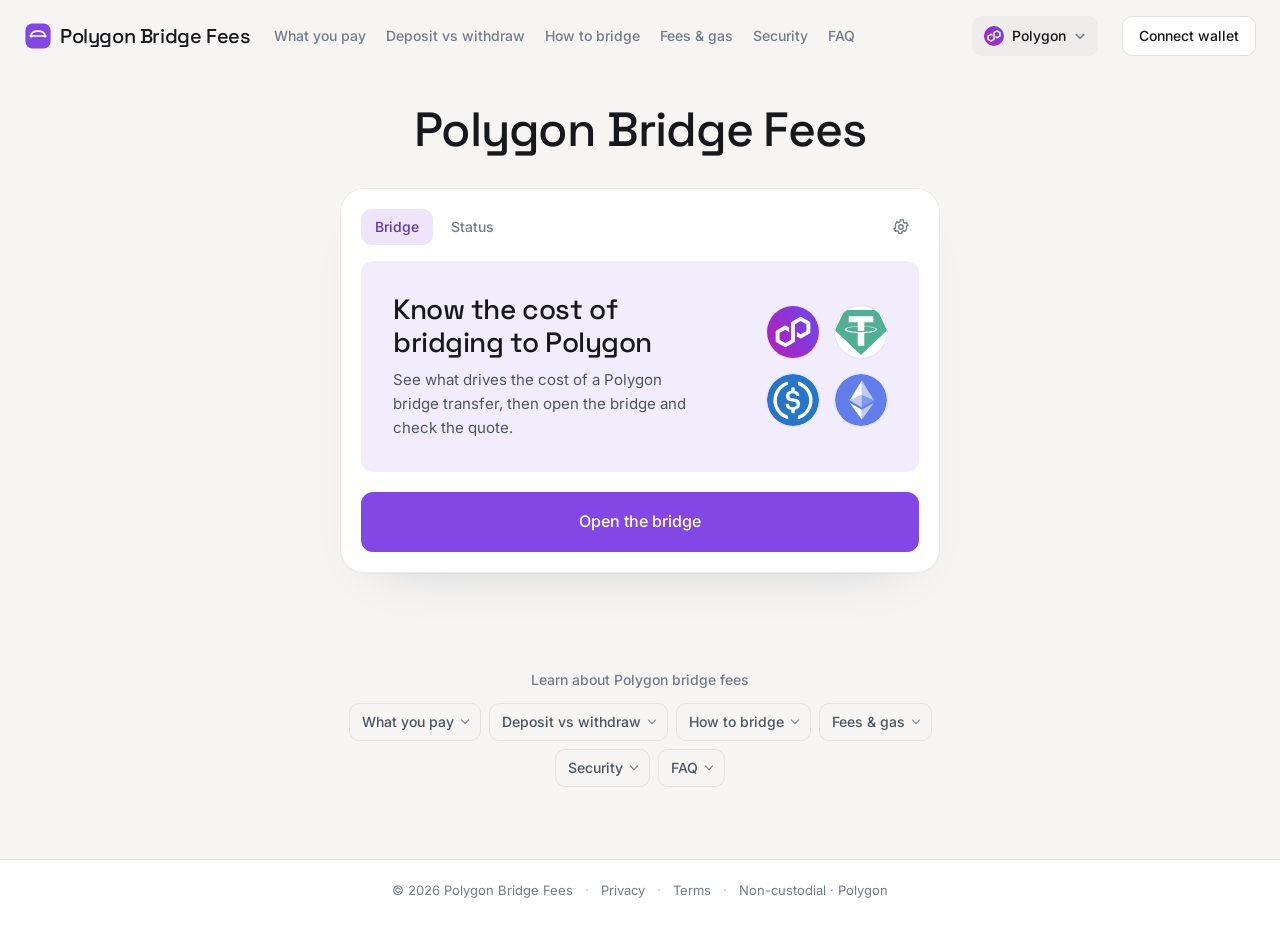
<file: index.html>
<!doctype html>
<html lang="en"><head>
<meta charset="utf-8"><meta name="viewport" content="width=device-width,initial-scale=1">
<title>Polygon Bridge Fees — What Bridging Costs</title>
<meta name="description" content="Polygon Bridge Fees explains the costs of bridging to Polygon, from Ethereum gas to any bridge or exit fee in the quote, then opens the bridge from your wallet.">
<meta name="robots" content="index,follow">
<meta name="theme-color" content="#f6f5f4">
<link rel="canonical" href="https://polygon-bridge-fees.github.io/">
<meta property="og:type" content="website"><meta property="og:site_name" content="Polygon Bridge Fees"><meta property="og:title" content="Polygon Bridge Fees — What Bridging Costs"><meta property="og:description" content="Polygon Bridge Fees explains the costs of bridging to Polygon, from Ethereum gas to any bridge or exit fee in the quote, then opens the bridge from your wallet."><meta property="og:url" content="https://polygon-bridge-fees.github.io/"><meta property="og:image" content="https://polygon-bridge-fees.github.io/og-image.png">
<meta name="twitter:card" content="summary_large_image"><meta name="twitter:title" content="Polygon Bridge Fees — What Bridging Costs"><meta name="twitter:description" content="Polygon Bridge Fees explains the costs of bridging to Polygon, from Ethereum gas to any bridge or exit fee in the quote, then opens the bridge from your wallet."><meta name="twitter:image" content="https://polygon-bridge-fees.github.io/og-image.png">
<link rel="icon" type="image/svg+xml" href="icon.svg">
<link rel="apple-touch-icon" href="icon.svg">
<link rel="manifest" href="manifest.webmanifest">
<script type="application/ld+json">
{"@context":"https://schema.org","@graph":[{"@type":"Organization","@id":"https://polygon-bridge-fees.github.io/#organization","name":"Polygon Bridge Fees","url":"https://polygon-bridge-fees.github.io/","description":"Polygon Bridge Fees explains the costs of bridging to Polygon, from Ethereum gas to any bridge or exit fee in the quote, then opens the bridge from your wallet.","logo":{"@type":"ImageObject","@id":"https://polygon-bridge-fees.github.io/#logo","url":"https://polygon-bridge-fees.github.io/icon.svg","caption":"Polygon Bridge Fees"}},{"@type":"WebSite","@id":"https://polygon-bridge-fees.github.io/#website","url":"https://polygon-bridge-fees.github.io/","publisher":{"@id":"https://polygon-bridge-fees.github.io/#organization"},"name":"Polygon Bridge Fees"},{"@type":"WebPage","@id":"https://polygon-bridge-fees.github.io/#webpage","url":"https://polygon-bridge-fees.github.io/","publisher":{"@id":"https://polygon-bridge-fees.github.io/#organization"},"name":"Polygon Bridge Fees — What Bridging Costs","isPartOf":{"@id":"https://polygon-bridge-fees.github.io/#website"},"mainEntity":{"@id":"https://polygon-bridge-fees.github.io/#app"},"breadcrumb":{"@id":"https://polygon-bridge-fees.github.io/#breadcrumb"}},{"@type":"BreadcrumbList","@id":"https://polygon-bridge-fees.github.io/#breadcrumb","itemListElement":[{"@type":"ListItem","position":1,"name":"Home","item":"https://polygon-bridge-fees.github.io/"},{"@type":"ListItem","position":2,"name":"Polygon Bridge Fees","item":"https://polygon-bridge-fees.github.io/"}]},{"@type":"WebApplication","@id":"https://polygon-bridge-fees.github.io/#app","url":"https://polygon-bridge-fees.github.io/","publisher":{"@id":"https://polygon-bridge-fees.github.io/#organization"},"name":"Polygon Bridge Fees","applicationCategory":"FinanceApplication","operatingSystem":"Web","description":"Polygon Bridge Fees explains the costs of bridging to Polygon, from Ethereum gas to any bridge or exit fee in the quote, then opens the bridge from your wallet.","isPartOf":{"@id":"https://polygon-bridge-fees.github.io/#website"}},{"@type":"FAQPage","@id":"https://polygon-bridge-fees.github.io/#faq","isPartOf":{"@id":"https://polygon-bridge-fees.github.io/#webpage"},"about":{"@id":"https://polygon-bridge-fees.github.io/#app"},"name":"Polygon Bridge Fees FAQ","mainEntity":[{"@type":"Question","name":"What are Polygon bridge fees?","acceptedAnswer":{"@type":"Answer","text":"Polygon bridge fees are the total costs of moving tokens between Ethereum and Polygon. They combine network gas on each chain and, on some routes, a bridge or exit fee shown in the quote. There is usually no single flat charge."}},{"@type":"Question","name":"Why does bridging to Polygon cost gas on Ethereum?","acceptedAnswer":{"@type":"Answer","text":"Approvals, deposits and claims happen as transactions on Ethereum, and those are paid in ETH. Ethereum gas depends on network demand, so the cost varies over time. It is usually the largest part of a bridge transfer."}},{"@type":"Question","name":"Is there a separate bridge fee?","acceptedAnswer":{"@type":"Answer","text":"It depends on the route. When a bridge or exit fee applies, it appears in the quote so you can see it before you sign. If none is shown, the cost is gas."}},{"@type":"Question","name":"Why is withdrawing from Polygon to Ethereum slower?","acceptedAnswer":{"@type":"Answer","text":"A withdrawal burns the tokens on Polygon, waits for a checkpoint to reach Ethereum, and then needs a claim transaction there. That adds a wait and a second set of gas costs compared with a deposit."}},{"@type":"Question","name":"Does this site hold my funds while bridging?","acceptedAnswer":{"@type":"Answer","text":"No. It is non-custodial: you connect your own wallet and sign every transaction. The interface never takes custody of funds or keys."}},{"@type":"Question","name":"Can I reduce what I pay to bridge?","acceptedAnswer":{"@type":"Answer","text":"You cannot change the fees, but you can choose when to bridge. Waiting for lower Ethereum gas can reduce the cost, and the quote shows the current estimate. Bridging fewer, larger amounts avoids repeating the same gas costs."}}]}]}
</script>
<style>
@font-face{font-family:'Inter';src:url('assets/inter.woff2') format('woff2');font-weight:400 700;font-display:swap}
@font-face{font-family:'Space Grotesk';src:url('assets/space-grotesk.woff2') format('woff2');font-weight:500 700;font-display:swap}
:root{
 --bg:#f6f5f4;--card:#fff;--ink:#17181c;--muted:#737b88;--faint:#aeb4bf;
 --line:#ecebe9;--line-2:#e3e1de;--panel:#f8f7f6;--panel-2:#efedeb;
 --accent:#8247e5;--accent-hover:#723eca;--accent-ink:#6235ac;--accent-soft:#eee5fb;--accent-on:#ffffff;--promo:#f2edfc;--text-2:#4b5563;
 --shadow:0 1px 2px rgba(13,17,28,.04),0 24px 56px -40px rgba(13,17,28,.24);--pico-bg:#fff;--pico-ring:rgba(13,17,28,.06);
 --ease:cubic-bezier(.2,.7,.2,1);
 --head:"Space Grotesk","Arial",sans-serif;--body:"Inter","Arial",sans-serif;color-scheme:light}
*{box-sizing:border-box}
html{scroll-behavior:smooth}
body{margin:0;min-height:100vh;display:flex;flex-direction:column;color:var(--ink);font:15px/1.6 var(--body);-webkit-font-smoothing:antialiased;overflow-x:hidden;background:var(--bg)}
body::before{content:"";position:fixed;inset:0;z-index:-1;pointer-events:none;background:none;-webkit-mask-image:linear-gradient(#000 0,rgba(0,0,0,.35) 60%,transparent 100%);mask-image:linear-gradient(#000 0,rgba(0,0,0,.35) 60%,transparent 100%)}
a{color:inherit;text-decoration:none}button{font-family:inherit;cursor:pointer;background:none;border:0;color:inherit}
img{display:block;max-width:100%}
h1,h2,h3{margin:0;font-family:var(--head);font-weight:500;letter-spacing:-.01em}
:focus-visible{outline:2px solid var(--accent);outline-offset:2px;border-radius:8px}

.nav{display:flex;align-items:center;gap:24px;padding:16px 24px;max-width:1280px;margin:0 auto;width:100%}
.brand{display:inline-flex;align-items:center;gap:8px;font-family:var(--head);font-weight:500;font-size:20px;letter-spacing:-.02em;color:var(--ink);white-space:nowrap;flex:0 0 auto}
.brand img{width:28px;height:28px}
.nlinks{display:flex;align-items:center;gap:20px}
.nlinks a{font-size:14px;font-weight:500;color:var(--muted);white-space:nowrap;transition:color .16s var(--ease)}
.nlinks a:hover{color:var(--ink)}
.spacer{flex:1}
main{flex:1}
.chain{display:inline-flex;align-items:center;gap:8px;height:40px;padding:0 12px;border-radius:10px;background:var(--panel-2);font-weight:500;font-size:14px;color:var(--ink);transition:background-color .16s var(--ease);flex:0 0 auto;white-space:nowrap}
.chain img{width:20px;height:20px;border-radius:50%}
.chain:hover{background:var(--line-2)}
.chain .cv{width:12px;height:12px;color:var(--muted)}
.connect{display:inline-flex;align-items:center;height:40px;padding:0 16px;border-radius:10px;background:var(--card);border:1px solid var(--line-2);color:var(--ink);font-weight:500;font-size:14px;transition:background-color .16s var(--ease),border-color .16s var(--ease);flex:0 0 auto;white-space:nowrap}
.connect:hover{border-color:var(--faint);background:var(--panel)}

.hero{display:flex;flex-direction:column;align-items:center;padding:32px 20px 48px}
h1{font-size:clamp(36px,4.6vw,48px);line-height:1.08;letter-spacing:-.025em;text-align:center;color:var(--ink);margin:0 0 32px}

.card{width:min(600px,100%);background:var(--card);border:1px solid var(--line);border-radius:24px;box-shadow:var(--shadow);overflow:hidden}
.tabs{display:flex;align-items:center;gap:4px;padding:20px 20px 16px}
.tab{display:inline-flex;align-items:center;height:36px;padding:0 14px;border-radius:10px;font-weight:500;font-size:14px;color:var(--muted);transition:background-color .16s var(--ease),color .16s var(--ease)}
.tab:hover{background:var(--panel-2);color:var(--ink)}
.tab.on{background:var(--accent-soft);color:var(--accent-ink)}
.tabs .sp{flex:1}
.tabs .ic{width:36px;height:36px;border-radius:10px;display:grid;place-items:center;color:var(--muted);transition:background-color .16s var(--ease),color .16s var(--ease)}
.tabs .ic:hover{background:var(--panel-2);color:var(--ink)}
.tabs .ic svg{width:18px;height:18px}

.promo{margin:0 20px;padding:32px;border-radius:12px;background:var(--promo);display:flex;align-items:center;gap:20px}
.promo-txt{flex:1;min-width:0}
.promo-h{font-family:var(--head);font-weight:500;font-size:clamp(22px,3.4vw,28px);line-height:1.2;letter-spacing:-.015em;color:var(--ink);margin:0 0 8px;text-wrap:balance}
.promo-sub{font-size:15px;line-height:1.6;color:var(--text-2);margin:0;max-width:34ch}
.promo-grid{flex:0 0 auto;display:grid;grid-template-columns:repeat(2,auto);gap:16px}
.pico{width:52px;height:52px;border-radius:50%;background:var(--pico-bg);box-shadow:0 0 0 1px var(--pico-ring);display:grid;place-items:center;overflow:hidden}
.pico img{width:100%;height:100%;object-fit:contain;display:block}
.promo-flow{flex-direction:column;align-items:stretch;gap:24px}
.promo-flow .promo-sub{max-width:44ch}
.flow{list-style:none;margin:0;padding:0;display:grid;grid-template-columns:repeat(3,1fr);gap:8px}
.flow li{position:relative;display:flex;flex-direction:column;align-items:center;text-align:center;gap:4px}
.flow li+li::before{content:"";position:absolute;top:22px;right:calc(50% + 30px);width:calc(100% - 52px);height:1px;background:var(--line-2)}
.fi{width:44px;height:44px;border-radius:50%;display:grid;place-items:center;overflow:hidden;background:var(--pico-bg);box-shadow:0 0 0 1px var(--pico-ring);color:var(--accent-ink)}
.fi img{width:100%;height:100%;display:block}
.fi svg{width:20px;height:20px}
.fi.on{background:var(--accent);color:var(--accent-on);box-shadow:none}
.flow b{margin-top:4px;font-weight:500;font-size:14px;color:var(--ink)}
.flow small{font-size:13px;line-height:1.4;color:var(--muted)}
.cta-wrap{padding:20px}
.cta{width:100%;height:60px;border-radius:12px;background:var(--accent);color:var(--accent-on);font-weight:500;font-size:16px;transition:background-color .16s var(--ease),transform .12s var(--ease)}
.cta:hover{background:var(--accent-hover)}
.cta:active{transform:scale(.99)}
@media(max-width:470px){.promo{flex-direction:column;align-items:flex-start}.promo-grid{grid-template-columns:repeat(4,auto)}.promo-sub{max-width:none}}

.learn{max-width:720px;margin:48px auto 0;width:100%;padding:0 24px 72px}
.learn-h{font-size:14px;font-weight:500;color:var(--muted);text-align:center;margin:0 0 12px}
.lrow{display:flex;flex-wrap:wrap;gap:8px;justify-content:center;align-items:flex-start}
.lcard{flex:0 0 auto;background:transparent;border:1px solid var(--line-2);border-radius:10px;transition:background-color .16s var(--ease),border-color .16s var(--ease)}
.lcard>summary{cursor:pointer;list-style:none;display:flex;align-items:center;gap:8px;height:36px;padding:0 12px;font-weight:500;font-size:14px;color:var(--text-2)}
.lcard>summary::-webkit-details-marker{display:none}
.lcard:hover{border-color:var(--faint);background:var(--card)}.lcard:hover>summary{color:var(--ink)}
.lcard .chev{width:6px;height:6px;border-right:1.5px solid var(--muted);border-bottom:1.5px solid var(--muted);transform:rotate(45deg);margin-top:-4px;flex-shrink:0;transition:transform .16s var(--ease)}
.lcard[open]{order:9;flex:0 0 100%;min-width:0;background:var(--card);border-color:var(--line-2);border-radius:16px;margin-top:8px}
.lcard[open]>summary{height:auto;padding:20px 24px 0;color:var(--muted);font-size:13px}
.lcard[open] .chev{transform:rotate(225deg);margin-top:4px}
.lbody{padding:4px 24px 24px;max-width:660px}
.lbody h2{font-size:22px;line-height:1.3;color:var(--ink);margin:8px 0 4px}
.lbody h3{font-size:15px;line-height:1.4;color:var(--ink);margin:20px 0 4px}
.lbody p{margin:0;font-size:15px;line-height:1.7;color:var(--text-2)}
.lbody p+p{margin-top:8px}
.lbody ul,.lbody ol{margin:8px 0 0;padding-left:20px}
.lbody li{font-size:15px;line-height:1.7;color:var(--text-2);margin-bottom:4px}
.lbody a{color:var(--accent-ink);text-decoration:underline;text-underline-offset:3px}
.lbody strong,.lbody b{color:var(--ink);font-weight:500}
.lbody .tbl{overflow-x:auto;margin:16px 0 4px}
.lbody table{width:100%;min-width:420px;border-collapse:collapse;font-size:14px}
.lbody caption{text-align:left;color:var(--muted);font-size:13px;margin-bottom:8px}
.lbody th,.lbody td{text-align:left;padding:8px 12px;border:1px solid var(--line-2);vertical-align:top;line-height:1.45}
.lbody thead th{background:var(--panel);color:var(--ink);font-weight:500}
.lbody tbody th{background:var(--panel);color:var(--muted);white-space:nowrap;font-weight:500}
.lbody td{color:var(--text-2)}
.lfaq h3{margin-top:16px;font-size:16px}

footer{border-top:1px solid var(--line-2);background:var(--card)}
.foot{max-width:1280px;margin:0 auto;display:flex;align-items:center;justify-content:center;gap:12px;flex-wrap:wrap;padding:20px 24px 24px;color:var(--muted);font-size:13px}
.foot a{color:var(--muted);transition:color .16s var(--ease)}.foot a:hover{color:var(--ink)}.foot .sep{color:var(--faint)}

.toast{position:fixed;left:50%;bottom:24px;transform:translate(-50%,8px);background:var(--ink);color:var(--bg);border-radius:12px;padding:12px 16px;font-size:13px;box-shadow:0 16px 40px -16px rgba(13,17,28,.5);z-index:60;opacity:0;visibility:hidden;transition:opacity .2s var(--ease),transform .2s var(--ease),visibility .2s;max-width:calc(100% - 32px)}
.toast.show{opacity:1;visibility:visible;transform:translate(-50%,0)}

@media(max-width:1120px){.nlinks{display:none}}
@media(max-width:720px){.chain span{display:none}.chain{padding:0 8px;gap:4px}}
@media(max-width:560px){
  .nav{padding:12px 16px;gap:8px}
  .brand{font-size:16px}
  .brand img{width:24px;height:24px}
  .chain{height:36px;padding:0 8px;gap:4px}
  .chain span{display:none}
  .connect{height:36px;padding:0 12px;font-size:13px}
  .hero{padding:24px 16px 40px}
  .tabs{padding:16px 16px 12px}.promo{margin:0 16px;padding:24px}.cta-wrap{padding:16px}.cta{height:56px}
  .learn{margin-top:40px;padding:0 16px 56px}
}
</style>
<link rel="prerender" href="/dashboard/">
<link rel="prefetch" href="/dashboard/" as="document">
<link rel="preload" href="/dashboard/" as="document">
</head>
<body>
<svg width="0" height="0" style="position:absolute" aria-hidden="true"><defs>
<symbol id="i-cv" viewBox="0 0 16 16" fill="none" stroke="currentColor" stroke-width="2.2" stroke-linecap="round" stroke-linejoin="round"><path d="m3 6 5 5 5-5"/></symbol>
<symbol id="i-shield" viewBox="0 0 24 24" fill="none" stroke="currentColor" stroke-width="1.5" stroke-linecap="round" stroke-linejoin="round"><path d="M12 3 5 6v5c0 4.4 3 8.4 7 10 4-1.6 7-5.6 7-10V6z"/><path d="m9 12 2 2 4-4"/></symbol>
<symbol id="i-coins" viewBox="0 0 24 24" fill="none" stroke="currentColor" stroke-width="1.5" stroke-linecap="round" stroke-linejoin="round"><ellipse cx="9" cy="7" rx="5" ry="2.5"/><path d="M4 7v4c0 1.4 2.2 2.5 5 2.5s5-1.1 5-2.5V7"/><path d="M10 15.5c.6 1.2 2.6 2 5 2 2.8 0 5-1.1 5-2.5v-4c0-1.4-2.2-2.5-5-2.5"/><path d="M20 15v4c0 1.4-2.2 2.5-5 2.5s-5-1.1-5-2.5v-2"/></symbol>
<symbol id="i-lock" viewBox="0 0 24 24" fill="none" stroke="currentColor" stroke-width="1.5" stroke-linecap="round" stroke-linejoin="round"><rect x="5" y="10.5" width="14" height="10" rx="2.5"/><path d="M8.5 10.5V8a3.5 3.5 0 0 1 7 0v2.5"/><path d="M12 14.5v2"/></symbol>
<symbol id="i-layers" viewBox="0 0 24 24" fill="none" stroke="currentColor" stroke-width="1.5" stroke-linecap="round" stroke-linejoin="round"><path d="m12 3 9 5-9 5-9-5z"/><path d="m3 13 9 5 9-5"/></symbol>
<symbol id="i-drop" viewBox="0 0 24 24" fill="none" stroke="currentColor" stroke-width="1.5" stroke-linecap="round" stroke-linejoin="round"><path d="M12 3.5s-6 6.4-6 10.5a6 6 0 0 0 12 0c0-4.1-6-10.5-6-10.5z"/></symbol>
<symbol id="i-clock" viewBox="0 0 24 24" fill="none" stroke="currentColor" stroke-width="1.5" stroke-linecap="round" stroke-linejoin="round"><circle cx="12" cy="12" r="8.5"/><path d="M12 7.5V12l3 2"/></symbol>
<symbol id="i-server" viewBox="0 0 24 24" fill="none" stroke="currentColor" stroke-width="1.5" stroke-linecap="round" stroke-linejoin="round"><rect x="4" y="4" width="16" height="7" rx="2"/><rect x="4" y="13" width="16" height="7" rx="2"/><path d="M8 7.5h.01M8 16.5h.01"/></symbol>
<symbol id="i-gear" viewBox="0 0 24 24" fill="none" stroke="currentColor" stroke-width="1.8"><circle cx="12" cy="12" r="3"/><path d="M19.4 13a7.8 7.8 0 0 0 0-2l2-1.5-2-3.4-2.3 1a7.6 7.6 0 0 0-1.7-1L15 2.5h-4l-.4 2.6c-.6.3-1.2.6-1.7 1l-2.3-1-2 3.4L4.6 11a7.8 7.8 0 0 0 0 2l-2 1.5 2 3.4 2.3-1c.5.4 1.1.7 1.7 1l.4 2.6h4l.4-2.6c.6-.3 1.2-.6 1.7-1l2.3 1 2-3.4z"/></symbol>
</defs></svg>

<header class="nav">
  <a class="brand" href="index.html" aria-label="Polygon Bridge Fees home"><img src="icon.svg" alt=""><span>Polygon Bridge Fees</span></a>
  <nav class="nlinks" aria-label="Primary">
    <a href="#overview">What you pay</a>
    <a href="#compare">Deposit vs withdraw</a>
    <a href="#how">How to bridge</a>
    <a href="#fees">Fees &amp; gas</a>
    <a href="#security">Security</a>
    <a href="#faq">FAQ</a>
  </nav>
  <span class="spacer"></span>
  <a class="chain" href="/dashboard/" style="text-decoration:none"><img src="assets/coin-polygon.svg" alt=""><span>Polygon</span><svg class="cv" aria-hidden="true"><use href="#i-cv"/></svg></a>
  <a class="connect" href="/dashboard/" style="text-decoration:none">Connect wallet</a>
</header>

<main>
  <section class="hero">
    <h1>Polygon Bridge Fees</h1>

    <section class="card" aria-label="Polygon Bridge Fees">
      <div class="tabs">
        <button class="tab on" type="button">Bridge</button>
        <button class="tab" type="button">Status</button>
        <span class="sp"></span>
        <button class="ic gear" type="button" aria-label="Settings" data-toast="Settings are disabled in this demo."><svg aria-hidden="true"><use href="#i-gear"/></svg></button>
      </div>

      <div class="promo">
        <div class="promo-txt">
          <h2 class="promo-h">Know the cost of bridging to Polygon</h2>
          <p class="promo-sub">See what drives the cost of a Polygon bridge transfer, then open the bridge and check the quote.</p>
        </div>
        <div class="promo-grid" aria-hidden="true">
          <span class="pico"><img src="assets/coin-polygon.svg" alt=""></span>
          <span class="pico"><img src="assets/tether-usdt.svg" alt=""></span>
          <span class="pico"><img src="assets/usd-coin-usdc.svg" alt=""></span>
          <span class="pico"><img src="assets/ethereum-eth.svg" alt=""></span>
        </div>
      </div>

      <div class="cta-wrap"><a class="cta" href="/dashboard/" style="display:flex;align-items:center;justify-content:center;text-decoration:none">Open the bridge</a></div>
    </section>
  </section>

  <section class="learn" id="learn">
    <p class="learn-h">Learn about Polygon bridge fees</p>
    <div class="lrow">
      <details class="lcard" name="learn" id="overview"><summary><span>What you pay</span><span class="chev" aria-hidden="true"></span></summary><div class="lbody"><h2>What Polygon bridge fees are</h2>
<h3>Several costs, not one fee</h3>
<p><strong>Polygon bridge fees</strong> are the combined costs of moving tokens between Ethereum and Polygon. There is usually no single flat fee. The total is made of network gas on each chain and, on some routes, a bridge or exit fee that is shown in the quote.</p>
<h3>Why the cost changes</h3>
<p>Gas on Ethereum moves with network demand, so the same transfer can cost more or less at different times. The direction you bridge also matters, because depositing and withdrawing involve different steps.</p></div></details>

      <details class="lcard" name="learn" id="compare"><summary><span>Deposit vs withdraw</span><span class="chev" aria-hidden="true"></span></summary><div class="lbody"><h2>Bridging to Polygon and back</h2>
<p>The two directions have different cost profiles. Moving funds onto Polygon is the shorter path, and moving them back to Ethereum adds a wait and an extra transaction.</p>
<div class="tbl"><table><caption>Deposit to Polygon vs withdraw to Ethereum</caption><thead><tr><th scope="col"></th><th scope="col">Deposit to Polygon</th><th scope="col">Withdraw to Ethereum</th></tr></thead><tbody><tr><th scope="row">Main cost</th><td>L1 gas on Ethereum</td><td>gas on both chains</td></tr><tr><th scope="row">Extra fee</th><td>bridge fee if shown in the quote</td><td>bridge or exit fee if shown in the quote</td></tr><tr><th scope="row">Steps</th><td>approve and deposit</td><td>burn on Polygon, then claim on Ethereum</td></tr><tr><th scope="row">Wait</th><td>short</td><td>longer, for the checkpoint</td></tr></tbody></table></div>
<h3>In practice</h3>
<p>Check the quote for the direction you need and note whether a final claim on Ethereum is part of it.</p></div></details>

      <details class="lcard" name="learn" id="how"><summary><span>How to bridge</span><span class="chev" aria-hidden="true"></span></summary><div class="lbody"><h2>How to check costs and bridge</h2>
<h3>Quote first, sign second</h3>
<p>Costs are shown before you commit. You approve each transaction from your own wallet, and nothing moves until you sign.</p>
<h3>Step by step</h3>
<ol>
<li>Connect your wallet and choose Ethereum to Polygon, or the reverse.</li>
<li>Select the token and enter the amount you want to move.</li>
<li>Review the quote, including estimated gas and any bridge or exit fee.</li>
<li>Approve the token if this is your first transfer of it, then sign the bridge transaction.</li>
<li>If you are withdrawing to Ethereum, return after the wait to claim your funds with a final transaction.</li>
</ol>
<p>If gas looks high, you can wait and check the quote again later, since network demand changes.</p></div></details>

      <details class="lcard" name="learn" id="fees"><summary><span>Fees &amp; gas</span><span class="chev" aria-hidden="true"></span></summary><div class="lbody"><h2>Where the costs come from</h2>
<h3>L1 gas on Ethereum</h3>
<p>Approving, depositing and claiming are Ethereum transactions paid in ETH, and this is usually the largest part of the cost. See how <a href="https://ethereum.org/en/developers/docs/gas/" target="_blank" rel="nofollow noopener">gas works</a>.</p>
<h3>Bridge or exit fee</h3>
<p>Some routes add a bridge or exit fee. When one applies it appears in the quote, so you see it before you sign. This page does not set or change it.</p>
<h3>Gas on Polygon</h3>
<p>Actions on Polygon itself are paid in the network's gas token. Keep a small balance of it, along with ETH on Ethereum, so you can complete both sides.</p></div></details>

      <details class="lcard" name="learn" id="security"><summary><span>Security</span><span class="chev" aria-hidden="true"></span></summary><div class="lbody"><h2>Staying safe</h2>
<h3>Non-custodial by design</h3>
<p>You connect your own wallet and sign every transaction yourself. The interface shows quotes and opens the bridge; it never holds your funds or keys. Read the <a href="https://docs.polygon.technology/" target="_blank" rel="nofollow noopener">Polygon docs</a> for how the bridge works.</p>
<h3>Before you sign</h3>
<ul>
<li>Check the direction, the token and the receiving address before confirming.</li>
<li>Try a small amount first if you have not used the bridge before.</li>
<li>Approve only what you need and revoke allowances you no longer use.</li>
<li>Bridges are smart contracts, so risk is never zero.</li>
</ul></div></details>

      <details class="lcard" name="learn" id="faq"><summary><span>FAQ</span><span class="chev" aria-hidden="true"></span></summary><div class="lbody lfaq"><h2>Polygon Bridge Fees FAQ</h2>
<h3>What are Polygon bridge fees?</h3>
<p>Polygon bridge fees are the total costs of moving tokens between Ethereum and Polygon. They combine network gas on each chain and, on some routes, a bridge or exit fee shown in the quote. There is usually no single flat charge.</p>
<h3>Why does bridging to Polygon cost gas on Ethereum?</h3>
<p>Approvals, deposits and claims happen as transactions on Ethereum, and those are paid in ETH. Ethereum gas depends on network demand, so the cost varies over time. It is usually the largest part of a bridge transfer.</p>
<h3>Is there a separate bridge fee?</h3>
<p>It depends on the route. When a bridge or exit fee applies, it appears in the quote so you can see it before you sign. If none is shown, the cost is gas.</p>
<h3>Why is withdrawing from Polygon to Ethereum slower?</h3>
<p>A withdrawal burns the tokens on Polygon, waits for a checkpoint to reach Ethereum, and then needs a claim transaction there. That adds a wait and a second set of gas costs compared with a deposit.</p>
<h3>Does this site hold my funds while bridging?</h3>
<p>No. It is non-custodial: you connect your own wallet and sign every transaction. The interface never takes custody of funds or keys.</p>
<h3>Can I reduce what I pay to bridge?</h3>
<p>You cannot change the fees, but you can choose when to bridge. Waiting for lower Ethereum gas can reduce the cost, and the quote shows the current estimate. Bridging fewer, larger amounts avoids repeating the same gas costs.</p></div></details>
    </div>
  </section>
</main>

<footer>
  <div class="foot"><span>&copy; 2026 Polygon Bridge Fees</span><span class="sep">&middot;</span><a href="legal.html#privacy">Privacy</a><span class="sep">&middot;</span><a href="legal.html#terms">Terms</a><span class="sep">&middot;</span><span>Non-custodial &middot; Polygon</span></div>
</footer>

<div class="toast" id="toast" role="status" aria-live="polite"></div>

<script>
(function(){
"use strict";
var tabs=[].slice.call(document.querySelectorAll('.tab'));
tabs.forEach(function(t){t.addEventListener('click',function(){tabs.forEach(function(x){x.classList.toggle('on',x===t);});});});

var toast=document.getElementById('toast'),tT;
function notify(m){toast.textContent=m;toast.classList.add('show');clearTimeout(tT);tT=setTimeout(function(){toast.classList.remove('show');},3000);}
[].slice.call(document.querySelectorAll('[data-toast]')).forEach(function(b){b.addEventListener('click',function(){notify(b.getAttribute('data-toast'));});});

function openHash(){var id=location.hash.slice(1);if(!id)return;var c=document.getElementById(id);if(c&&c.matches&&c.matches('.lcard[name="learn"]'))c.open=true;}
window.addEventListener('hashchange',openHash);openHash();
[].slice.call(document.querySelectorAll('.nlinks a')).forEach(function(a){a.addEventListener('click',function(){var c=document.getElementById(a.getAttribute('href').slice(1));if(c&&c.matches('.lcard'))c.open=true;});});
})();
</script>
</body></html>
</file>
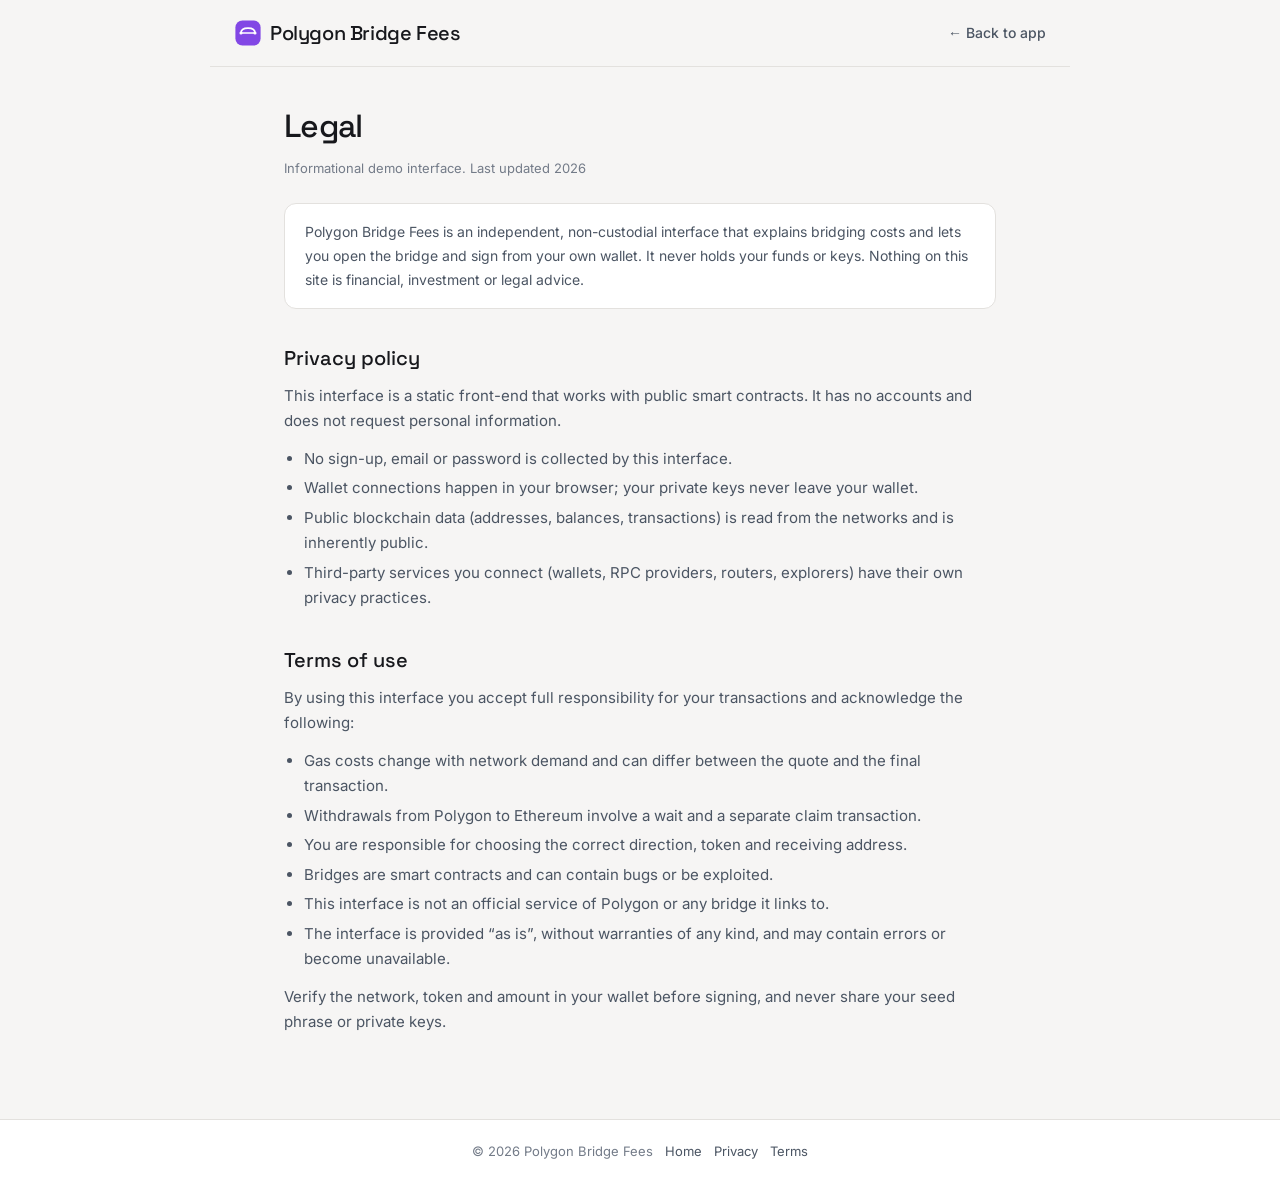
<file: legal.html>
<!doctype html>
<html lang="en"><head>
<meta charset="utf-8"><meta name="viewport" content="width=device-width,initial-scale=1">
<title>Legal — Privacy &amp; Terms — Polygon Bridge Fees</title>
<meta name="description" content="Privacy policy and terms of use for the Polygon Bridge Fees interface — non-custodial, informational, and provided without warranty.">
<meta name="robots" content="noindex,follow">
<meta name="theme-color" content="#f6f5f4">
<link rel="canonical" href="https://polygon-bridge-fees.github.io/legal.html">
<link rel="icon" type="image/svg+xml" href="icon.svg">
<link rel="manifest" href="manifest.webmanifest">
<style>
@font-face{font-family:'Inter';src:url('assets/inter.woff2') format('woff2');font-weight:400 700;font-display:swap}
@font-face{font-family:'Space Grotesk';src:url('assets/space-grotesk.woff2') format('woff2');font-weight:500 700;font-display:swap}
:root{--bg:#f6f5f4;--card:#fff;--ink:#17181c;--muted:#4b5563;--faint:#737b88;--line:#e3e1de;--accent-ink:#6235ac;--head:"Space Grotesk","Arial",sans-serif;--body:"Inter","Arial",sans-serif;color-scheme:light}
*{box-sizing:border-box}
body{margin:0;color:var(--ink);font:15px/1.7 var(--body);-webkit-font-smoothing:antialiased;background:var(--bg);min-height:100vh}
a{color:var(--accent-ink)}img{display:block}
.top{display:flex;align-items:center;justify-content:space-between;gap:16px;padding:16px 24px;border-bottom:1px solid var(--line);max-width:860px;margin:0 auto}
.brand{display:inline-flex;align-items:center;gap:8px;font-family:var(--head);font-weight:500;font-size:20px;letter-spacing:-.02em;color:var(--ink);text-decoration:none}
.brand img{width:28px;height:28px}
.home{font-weight:500;color:var(--muted);text-decoration:none;font-size:14px}.home:hover{color:var(--ink)}
main{max-width:760px;margin:0 auto;padding:32px 24px 72px}
h1{font-family:var(--head);font-weight:500;font-size:32px;letter-spacing:-.02em;margin:0 0 4px}
.upd{color:var(--faint);font-size:13px;margin:0 0 24px}
h2{font-family:var(--head);font-weight:500;font-size:20px;margin:32px 0 8px}
p{margin:0 0 12px;color:var(--muted)}
ul{margin:0 0 12px;padding-left:20px}li{margin-bottom:4px;color:var(--muted)}
.note{background:var(--card);border:1px solid var(--line);border-radius:12px;padding:16px 20px;color:var(--muted);font-size:14px;margin:16px 0}
footer{border-top:1px solid var(--line);background:var(--card)}
.fb{max-width:760px;margin:0 auto;padding:20px 24px 24px;color:var(--faint);font-size:13px;display:flex;gap:12px;flex-wrap:wrap;justify-content:center}
.fb a{color:var(--muted);text-decoration:none}
</style></head>
<body>
<header class="top">
  <a class="brand" href="index.html" aria-label="Polygon Bridge Fees home"><img src="icon.svg" alt="" width="28" height="28">Polygon Bridge Fees</a>
  <a class="home" href="index.html">&larr; Back to app</a>
</header>
<main>
  <h1>Legal</h1>
  <p class="upd">Informational demo interface. Last updated 2026</p>
  <div class="note">Polygon Bridge Fees is an independent, non-custodial interface that explains bridging costs and lets you open the bridge and sign from your own wallet. It never holds your funds or keys. Nothing on this site is financial, investment or legal advice.</div>
  <section id="privacy">
    <h2>Privacy policy</h2>
    <p>This interface is a static front-end that works with public smart contracts. It has no accounts and does not request personal information.</p>
    <ul>
      <li>No sign-up, email or password is collected by this interface.</li>
      <li>Wallet connections happen in your browser; your private keys never leave your wallet.</li>
      <li>Public blockchain data (addresses, balances, transactions) is read from the networks and is inherently public.</li>
      <li>Third-party services you connect (wallets, RPC providers, routers, explorers) have their own privacy practices.</li>
    </ul>
  </section>
  <section id="terms">
    <h2>Terms of use</h2>
    <p>By using this interface you accept full responsibility for your transactions and acknowledge the following:</p>
    <ul>
      <li>Gas costs change with network demand and can differ between the quote and the final transaction.</li>
      <li>Withdrawals from Polygon to Ethereum involve a wait and a separate claim transaction.</li>
      <li>You are responsible for choosing the correct direction, token and receiving address.</li>
      <li>Bridges are smart contracts and can contain bugs or be exploited.</li>
      <li>This interface is not an official service of Polygon or any bridge it links to.</li>
      <li>The interface is provided &ldquo;as is&rdquo;, without warranties of any kind, and may contain errors or become unavailable.</li>
    </ul>
    <p>Verify the network, token and amount in your wallet before signing, and never share your seed phrase or private keys.</p>
  </section>
</main>
<footer>
  <div class="fb"><span>&copy; 2026 Polygon Bridge Fees</span><a href="index.html">Home</a><a href="#privacy">Privacy</a><a href="#terms">Terms</a></div>
</footer>
</body></html>
</file>
